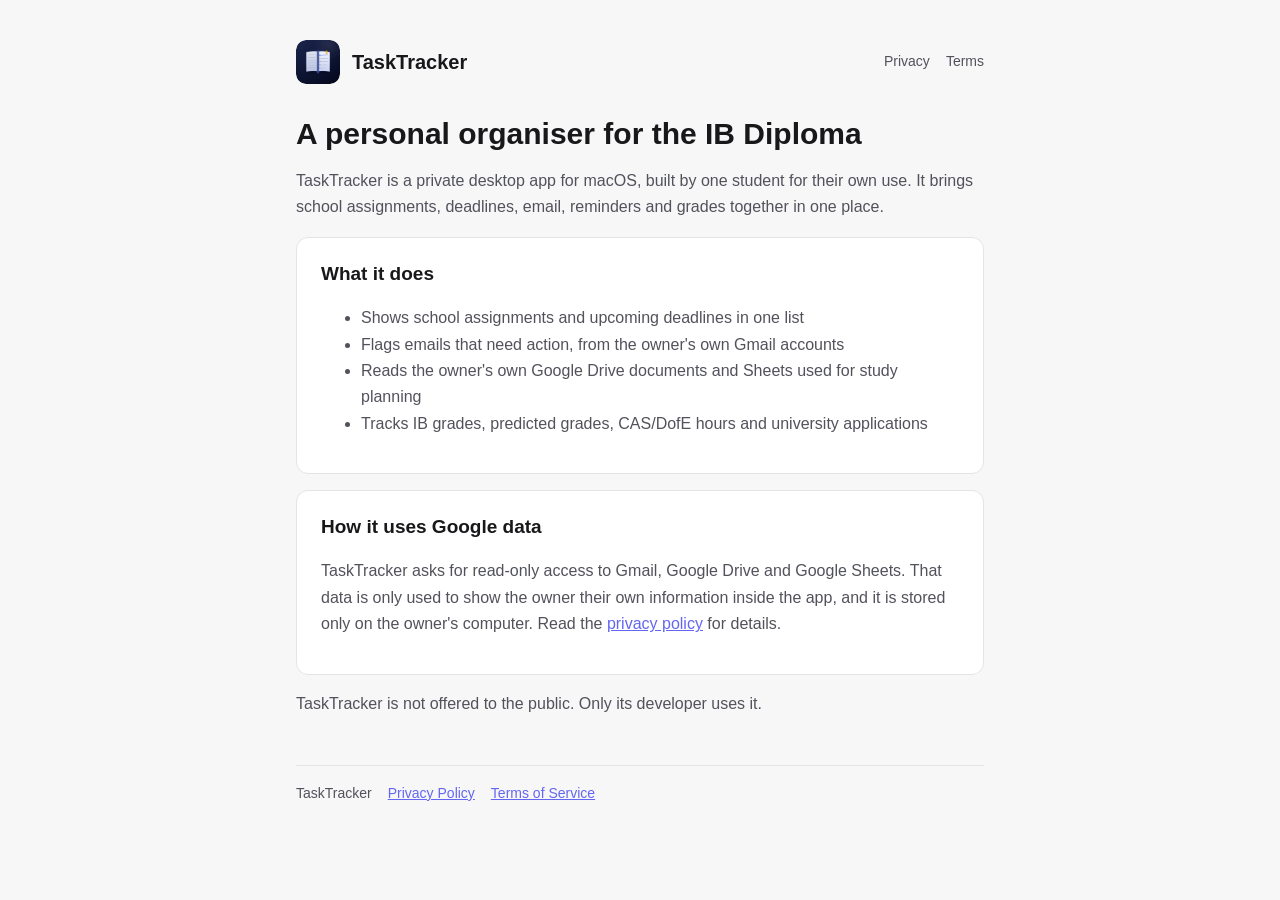
<file: index.html>
<!doctype html>
<html lang="en">
<head>
  <meta charset="utf-8">
  <meta name="viewport" content="width=device-width, initial-scale=1">
  <title>TaskTracker</title>
  <meta name="description" content="TaskTracker is a personal desktop organiser for an IB Diploma student.">
  <link rel="icon" href="icon.png">
  <link rel="stylesheet" href="style.css">
</head>
<body>
  <div class="wrap">
    <header>
      <img src="icon.png" alt="">
      <a href="./">TaskTracker</a>
      <nav><a href="privacy.html">Privacy</a><a href="terms.html">Terms</a></nav>
    </header>

    <h1>A personal organiser for the IB Diploma</h1>
    <p>TaskTracker is a private desktop app for macOS, built by one student for their own use. It brings school assignments, deadlines, email, reminders and grades together in one place.</p>

    <div class="card">
      <h2>What it does</h2>
      <ul>
        <li>Shows school assignments and upcoming deadlines in one list</li>
        <li>Flags emails that need action, from the owner's own Gmail accounts</li>
        <li>Reads the owner's own Google Drive documents and Sheets used for study planning</li>
        <li>Tracks IB grades, predicted grades, CAS/DofE hours and university applications</li>
      </ul>
    </div>

    <div class="card">
      <h2>How it uses Google data</h2>
      <p>TaskTracker asks for read-only access to Gmail, Google Drive and Google Sheets. That data is only used to show the owner their own information inside the app, and it is stored only on the owner's computer. Read the <a href="privacy.html">privacy policy</a> for details.</p>
    </div>

    <p>TaskTracker is not offered to the public. Only its developer uses it.</p>

    <footer>
      <span>TaskTracker</span>
      <a href="privacy.html">Privacy Policy</a>
      <a href="terms.html">Terms of Service</a>
    </footer>
  </div>
</body>
</html>
</file>
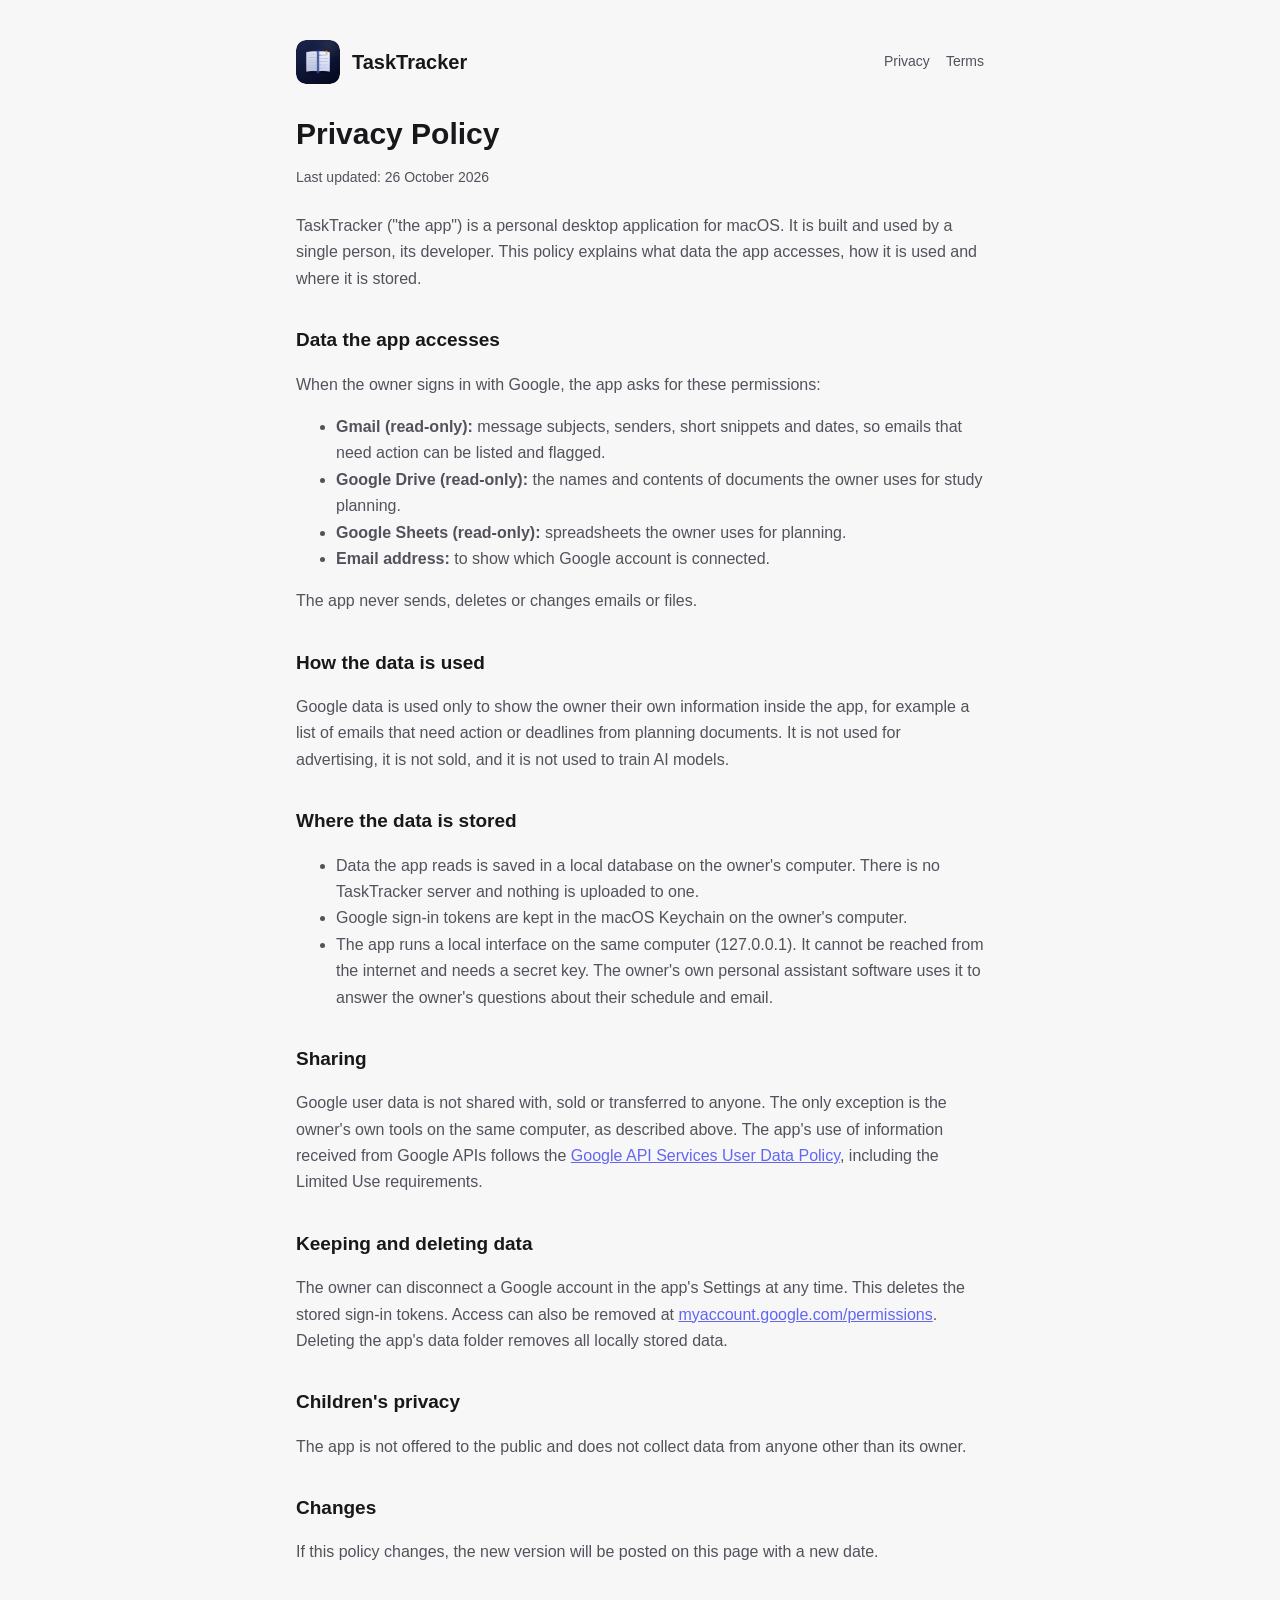
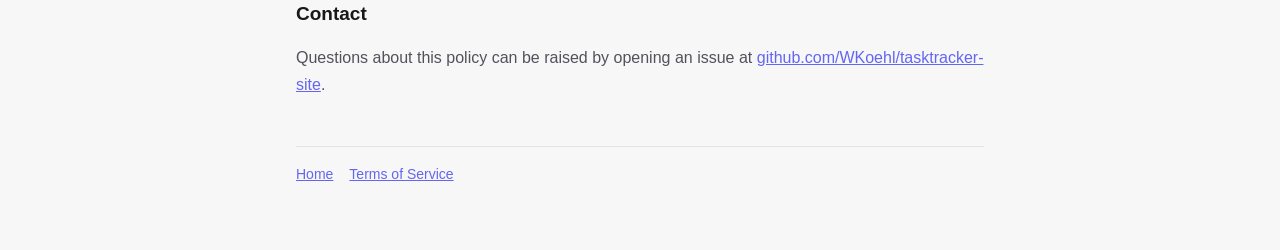
<file: privacy.html>
<!doctype html>
<html lang="en">
<head>
  <meta charset="utf-8">
  <meta name="viewport" content="width=device-width, initial-scale=1">
  <title>Privacy Policy · TaskTracker</title>
  <link rel="icon" href="icon.png">
  <link rel="stylesheet" href="style.css">
</head>
<body>
  <div class="wrap">
    <header>
      <img src="icon.png" alt="">
      <a href="./">TaskTracker</a>
      <nav><a href="privacy.html">Privacy</a><a href="terms.html">Terms</a></nav>
    </header>

    <h1>Privacy Policy</h1>
    <p class="updated">Last updated: 26 October 2026</p>

    <p>TaskTracker ("the app") is a personal desktop application for macOS. It is built and used by a single person, its developer. This policy explains what data the app accesses, how it is used and where it is stored.</p>

    <h2>Data the app accesses</h2>
    <p>When the owner signs in with Google, the app asks for these permissions:</p>
    <ul>
      <li><strong>Gmail (read-only):</strong> message subjects, senders, short snippets and dates, so emails that need action can be listed and flagged.</li>
      <li><strong>Google Drive (read-only):</strong> the names and contents of documents the owner uses for study planning.</li>
      <li><strong>Google Sheets (read-only):</strong> spreadsheets the owner uses for planning.</li>
      <li><strong>Email address:</strong> to show which Google account is connected.</li>
    </ul>
    <p>The app never sends, deletes or changes emails or files.</p>

    <h2>How the data is used</h2>
    <p>Google data is used only to show the owner their own information inside the app, for example a list of emails that need action or deadlines from planning documents. It is not used for advertising, it is not sold, and it is not used to train AI models.</p>

    <h2>Where the data is stored</h2>
    <ul>
      <li>Data the app reads is saved in a local database on the owner's computer. There is no TaskTracker server and nothing is uploaded to one.</li>
      <li>Google sign-in tokens are kept in the macOS Keychain on the owner's computer.</li>
      <li>The app runs a local interface on the same computer (127.0.0.1). It cannot be reached from the internet and needs a secret key. The owner's own personal assistant software uses it to answer the owner's questions about their schedule and email.</li>
    </ul>

    <h2>Sharing</h2>
    <p>Google user data is not shared with, sold or transferred to anyone. The only exception is the owner's own tools on the same computer, as described above. The app's use of information received from Google APIs follows the <a href="https://developers.google.com/terms/api-services-user-data-policy">Google API Services User Data Policy</a>, including the Limited Use requirements.</p>

    <h2>Keeping and deleting data</h2>
    <p>The owner can disconnect a Google account in the app's Settings at any time. This deletes the stored sign-in tokens. Access can also be removed at <a href="https://myaccount.google.com/permissions">myaccount.google.com/permissions</a>. Deleting the app's data folder removes all locally stored data.</p>

    <h2>Children's privacy</h2>
    <p>The app is not offered to the public and does not collect data from anyone other than its owner.</p>

    <h2>Changes</h2>
    <p>If this policy changes, the new version will be posted on this page with a new date.</p>

    <h2>Contact</h2>
    <p>Questions about this policy can be raised by opening an issue at <a href="https://github.com/WKoehl/tasktracker-site/issues">github.com/WKoehl/tasktracker-site</a>.</p>

    <footer>
      <a href="./">Home</a>
      <a href="terms.html">Terms of Service</a>
    </footer>
  </div>
</body>
</html>
</file>
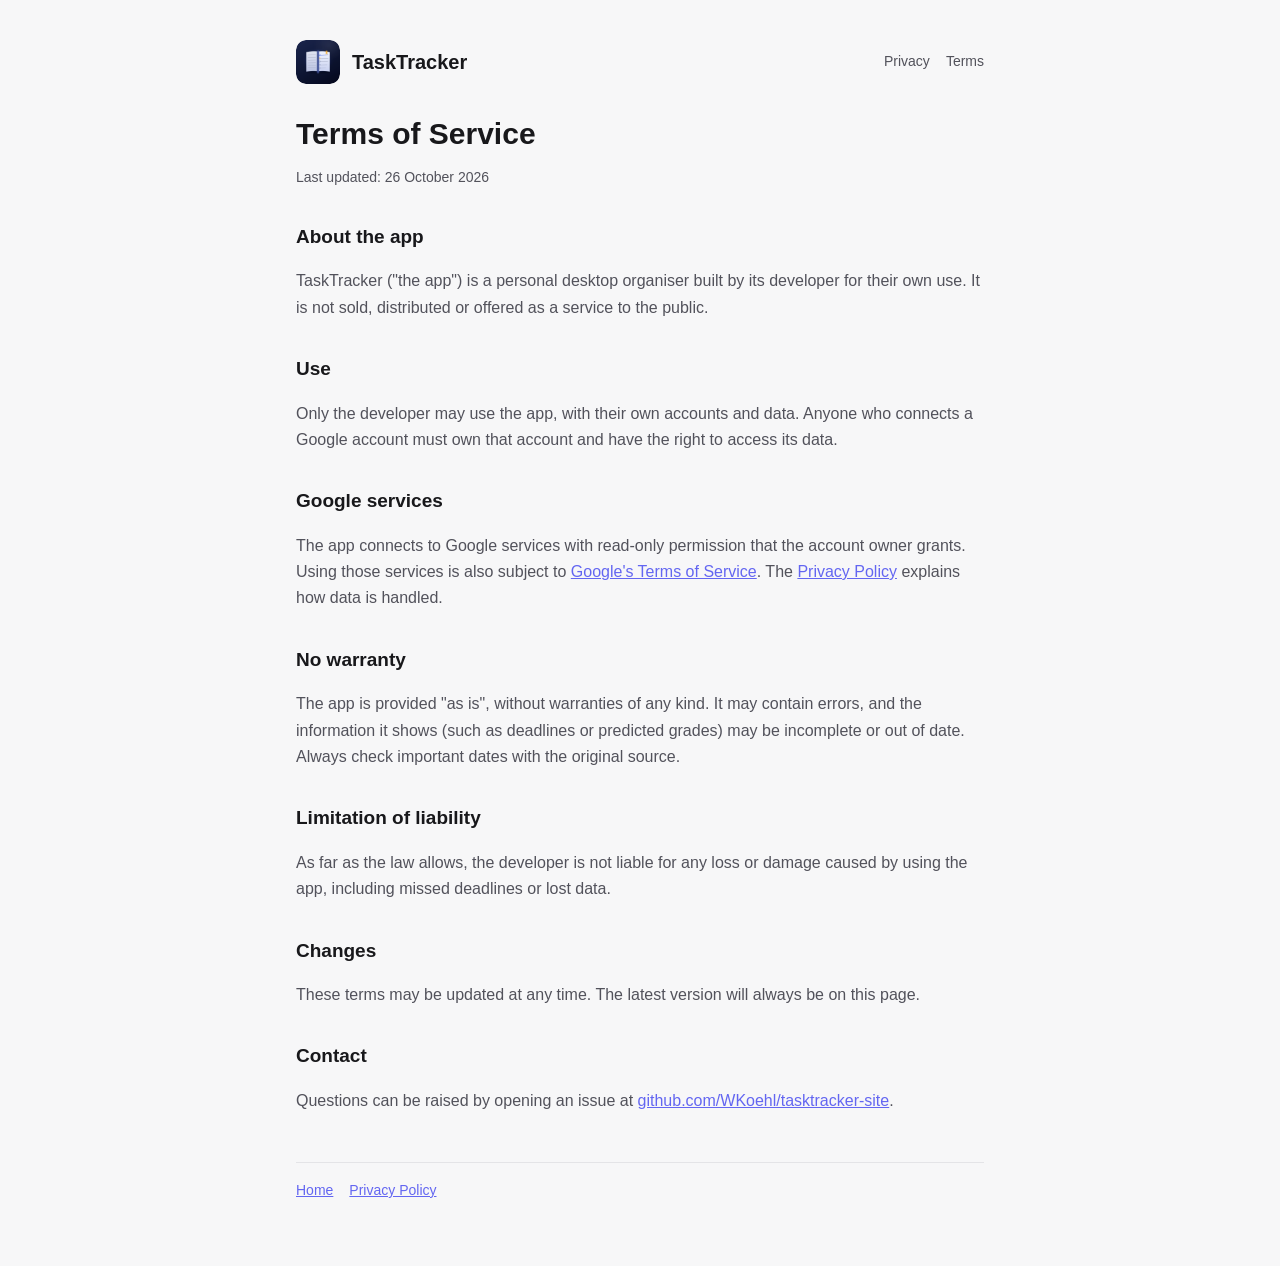
<file: terms.html>
<!doctype html>
<html lang="en">
<head>
  <meta charset="utf-8">
  <meta name="viewport" content="width=device-width, initial-scale=1">
  <title>Terms of Service · TaskTracker</title>
  <link rel="icon" href="icon.png">
  <link rel="stylesheet" href="style.css">
</head>
<body>
  <div class="wrap">
    <header>
      <img src="icon.png" alt="">
      <a href="./">TaskTracker</a>
      <nav><a href="privacy.html">Privacy</a><a href="terms.html">Terms</a></nav>
    </header>

    <h1>Terms of Service</h1>
    <p class="updated">Last updated: 26 October 2026</p>

    <h2>About the app</h2>
    <p>TaskTracker ("the app") is a personal desktop organiser built by its developer for their own use. It is not sold, distributed or offered as a service to the public.</p>

    <h2>Use</h2>
    <p>Only the developer may use the app, with their own accounts and data. Anyone who connects a Google account must own that account and have the right to access its data.</p>

    <h2>Google services</h2>
    <p>The app connects to Google services with read-only permission that the account owner grants. Using those services is also subject to <a href="https://policies.google.com/terms">Google's Terms of Service</a>. The <a href="privacy.html">Privacy Policy</a> explains how data is handled.</p>

    <h2>No warranty</h2>
    <p>The app is provided "as is", without warranties of any kind. It may contain errors, and the information it shows (such as deadlines or predicted grades) may be incomplete or out of date. Always check important dates with the original source.</p>

    <h2>Limitation of liability</h2>
    <p>As far as the law allows, the developer is not liable for any loss or damage caused by using the app, including missed deadlines or lost data.</p>

    <h2>Changes</h2>
    <p>These terms may be updated at any time. The latest version will always be on this page.</p>

    <h2>Contact</h2>
    <p>Questions can be raised by opening an issue at <a href="https://github.com/WKoehl/tasktracker-site/issues">github.com/WKoehl/tasktracker-site</a>.</p>

    <footer>
      <a href="./">Home</a>
      <a href="privacy.html">Privacy Policy</a>
    </footer>
  </div>
</body>
</html>
</file>
<file: style.css>
:root {
  --bg: #f7f7f8;
  --card: #ffffff;
  --text: #18181b;
  --text2: #52525b;
  --border: #e4e4e7;
  --accent: #6366f1;
}
@media (prefers-color-scheme: dark) {
  :root {
    --bg: #0f0f12;
    --card: #18181c;
    --text: #f4f4f5;
    --text2: #a1a1aa;
    --border: #27272a;
    --accent: #818cf8;
  }
}
* { box-sizing: border-box; }
body {
  margin: 0;
  background: var(--bg);
  color: var(--text);
  font: 16px/1.65 -apple-system, BlinkMacSystemFont, "Segoe UI", Roboto, sans-serif;
}
.wrap { max-width: 720px; margin: 0 auto; padding: 40px 16px 64px; }
header { display: flex; align-items: center; gap: 12px; margin-bottom: 32px; }
header img { width: 44px; height: 44px; border-radius: 10px; }
header a { color: var(--text); text-decoration: none; font-weight: 700; font-size: 20px; }
nav { margin-left: auto; display: flex; gap: 16px; font-size: 14px; }
nav a { color: var(--text2); font-weight: 500; font-size: 14px; }
h1 { font-size: 30px; line-height: 1.2; margin: 0 0 8px; }
h2 { font-size: 19px; margin: 32px 0 8px; }
p, li { color: var(--text2); }
a { color: var(--accent); }
.updated { font-size: 14px; color: var(--text2); margin-bottom: 24px; }
.card { background: var(--card); border: 1px solid var(--border); border-radius: 12px; padding: 20px 24px; margin: 16px 0; }
.card h2 { margin-top: 0; }
footer { margin-top: 48px; padding-top: 16px; border-top: 1px solid var(--border); font-size: 14px; color: var(--text2); display: flex; gap: 16px; flex-wrap: wrap; }
@media (max-width: 520px) {
  header { flex-wrap: wrap; }
  nav { margin-left: 0; width: 100%; }
}
</file>
